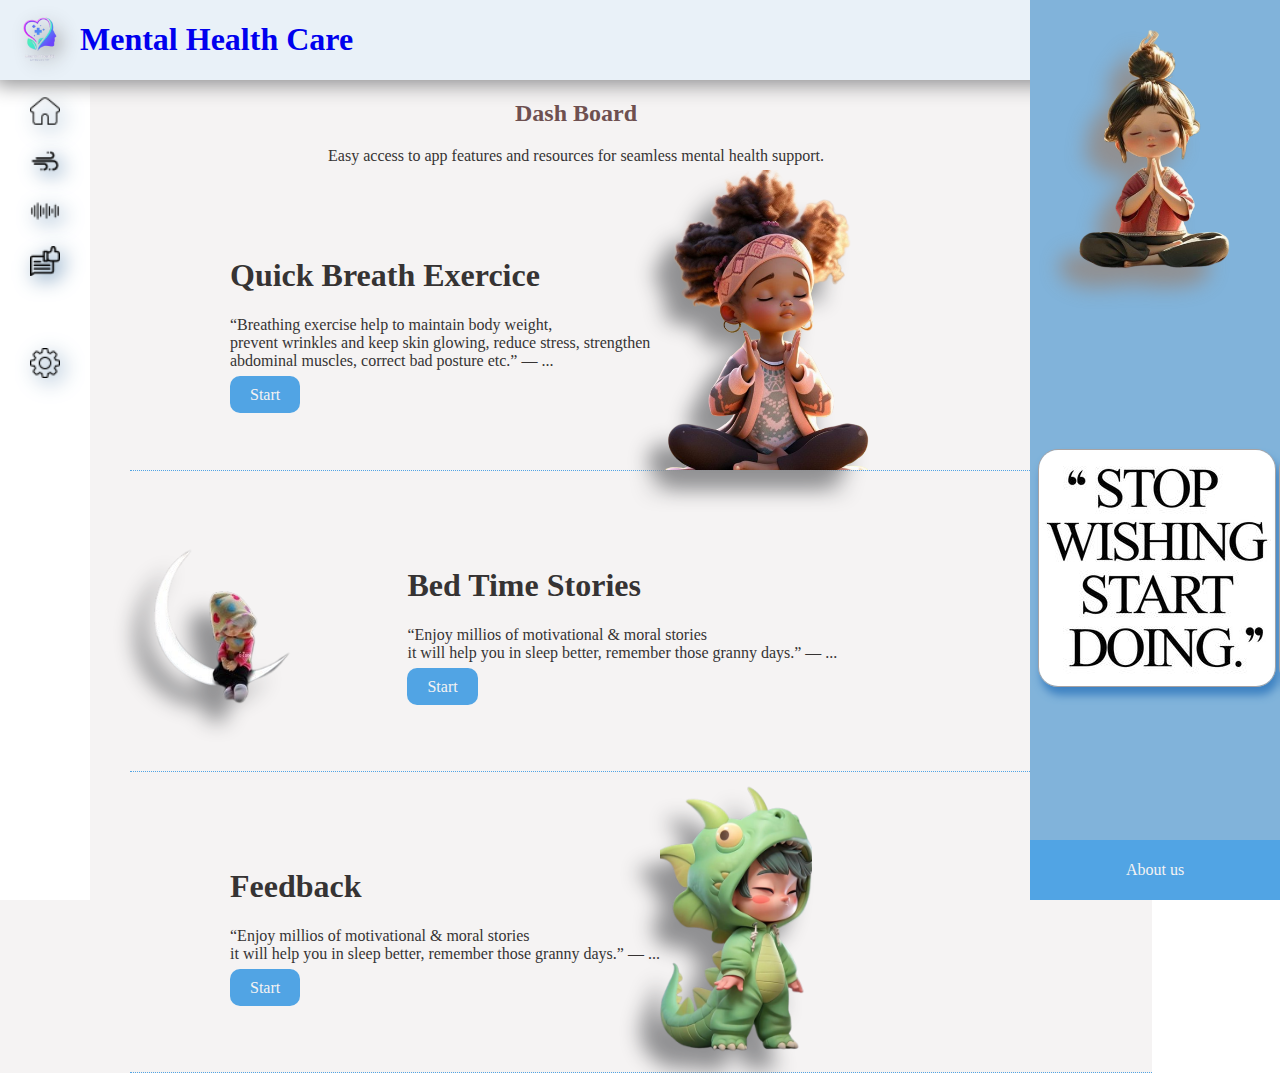
<file: mhsa_2/index.html>
<!DOCTYPE html>
<html lang="en">
<head>
    <meta charset="UTF-8">
    <meta name="viewport" content="width=device-width, initial-scale=1.0">
    <link rel="stylesheet" href="style.css">
    <title>Mood-Booster---By>>AMAN</title>
</head>
<body>
    <section class="aside"> 
        <div class="menu">
            <ul>
                <a href="index.html"><li><img src="meditation.png"><p>Home</p></li></a>
                <a href="exercisedashboard.html"><li><img src="breath.png"><p>Breathing Exercises</p></li></a>
                <a href="story.html"><li><img src="audio-waves.png"><p>Stories & Sounds</p></li></a>
                <a href="feedback.html"><li><img src="feedback.png"><p>Feedback</p></li></a>
            </ul>
            <ul>
                <li>
                    <img id="setting" src="settings.png"><p id="setting">Setting</p>
                </li>
            </ul>
            <div class="theme">
                <select id="theme">
                    <option id="light" value="o1">Light</option>
                    <option id="dark" value="o1">Dark</option>
                </select>
            </div>
        </div>
    </section>
    <div class="container">
        <section class="main">
            <header>
                <div class="logo">
                    <img src="logo.png">
                    <a href="index.html"><h1>Mental Health Care</h1></a>
                </div>
            </header>

            <div class="heading">
                <h2>Dash Board</h2>
                <p>Easy access to app features and resources for seamless mental health support.</p>
            </div>
            <div class="user_info">
                <img class="img2" src="girl3.png">
                <div class="user">
                    <h1>Quick Breath Exercice</h1>
                    <p>“Breathing exercise help to maintain body weight, <br> prevent wrinkles and keep skin glowing, reduce stress, strengthen <br> abdominal muscles, correct bad posture etc.” — ...</p>
                    <a href="exercisedashboard.html">Start</a>
                </div>
                <img class="img1" src="girl3.png">
            </div>

            <div class="user_info">
                
                <img class="img1" src="girl5.png">
                <img class="img2" src="girl5.png">
                <div class="user">
                    <h1>Bed Time Stories</h1>
                    <p>“Enjoy millios of motivational & moral stories <br> it will help you in sleep better, remember those granny days.” — ...</p>
                    <a href="story.html">Start</a>
                </div>
            </div>

            <div class="user_info">
                <img class="img2" src="girl2.png">
                <div class="user">
                    <h1>Feedback</h1>
                    <p>“Enjoy millios of motivational & moral stories <br> it will help you in sleep better, remember those granny days.” — ...</p>
                    <a href="feedback.html">Start</a>
                </div>
                <img class="img1" src="girl2.png">
            </div>
        </section>
        <section class="anime"> 
            <img class="img1" src="girl1.png">
            <div class="quotes">
                <ul>
                    <li><img src="q4.jpg"></li>
                    <li><img src="q2.jpg"></li>
                    <li><img src="q3.jpg"></li>
                    <li><img src="q2.jpg"></li>
                    <li><img src="q5.jpg"></li>
                </ul>
            </div>
            <div class="btn">
                <a href="about.html">About us</a>
                <span></span>
            </div>
        </section>
    </div>


    <script src="script.js"></script>
</body>
</html>
</file>
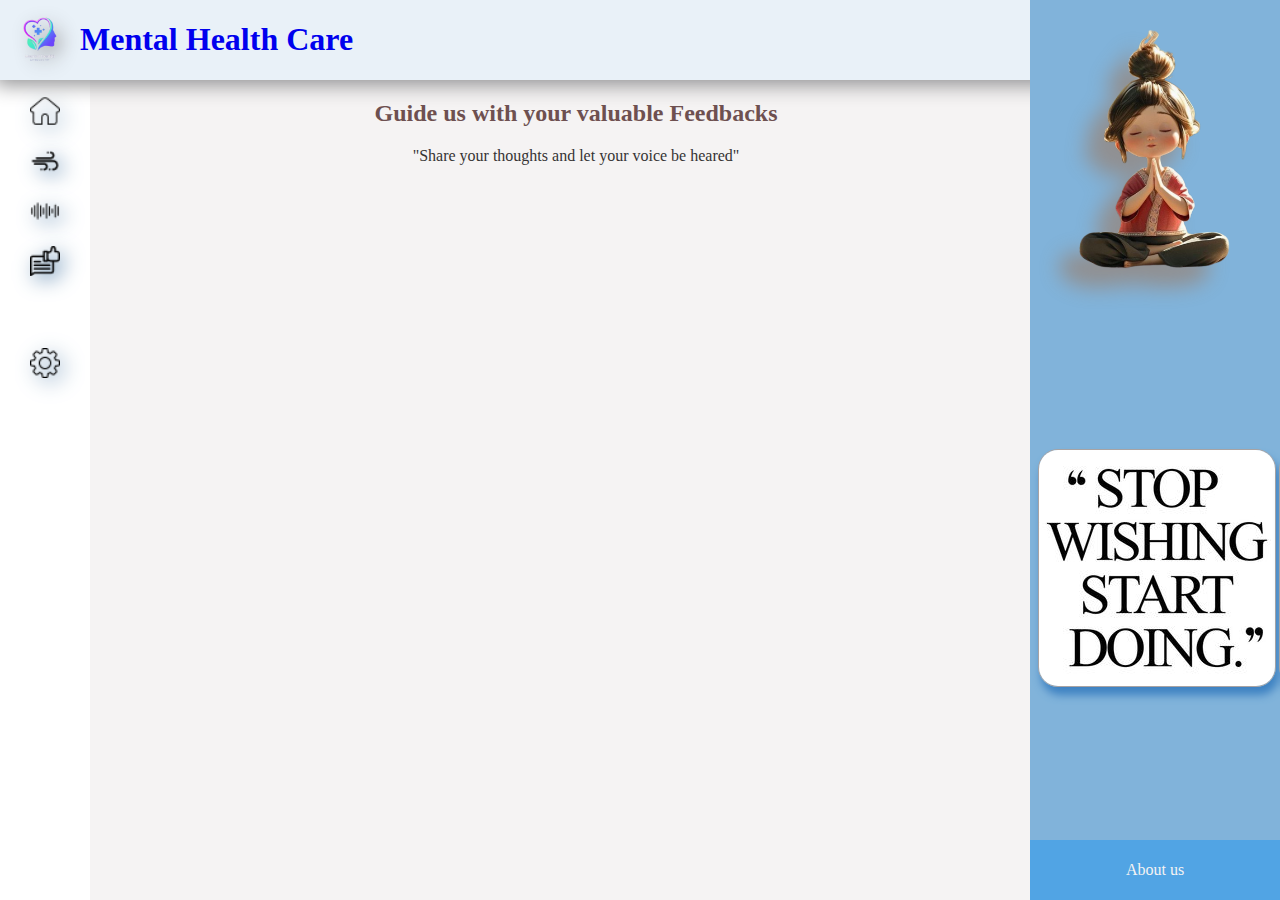
<file: mhsa_2/about.html>
<!DOCTYPE html>
<html lang="en">
<head>
    <meta charset="UTF-8">
    <meta name="viewport" content="width=device-width, initial-scale=1.0">
    <link rel="stylesheet" href="style.css">
    <title>About_us---</title>
</head>
<body>
    <section class="aside"> 
        <div class="menu">
            <ul>
                <a href="index.html"><li><img src="meditation.png"><p>Home</p></li></a>
                <a href="exercisedashboard.html"><li><img src="breath.png"><p>Breathing Exercises</p></li></a>
                <a href="story.html"><li><img src="audio-waves.png"><p>Stories & Sounds</p></li></a>
                <a href="feedback.html"><li><img src="feedback.png"><p>Feedback</p></li></a>
            </ul>
            <ul>
                <li>
                    <img id="setting" src="settings.png"><p id="setting">Setting</p>
                </li>
            </ul>
            <div class="theme">
                <select id="theme">
                    <option id="light" value="o1">Light</option>
                    <option id="dark" value="o1">Dark</option>
                </select>
            </div>
        </div>
    </section>

    <div class="container">
        <section class="main">
            <header>
                <div class="logo">
                    <img src="logo.png">
                    <a href="index.html"><h1>Mental Health Care</h1></a>
                </div>
            </header>

            <div class="heading">
                <h2>Guide us with your valuable Feedbacks</h2>
                <p>"Share your thoughts and let your voice be heared"</p>
            </div>
        </section>
        <section class="anime"> 
            <img class="img1" src="girl1.png">
            <div class="quotes">
                <ul>
                    <li><img src="q4.jpg"></li>
                    <li><img src="q2.jpg"></li>
                    <li><img src="q3.jpg"></li>
                    <li><img src="q2.jpg"></li>
                    <li><img src="q5.jpg"></li>
                </ul>
            </div>
            <div class="btn">
                <a href="about.html">About us</a>
                <span></span>
            </div>
        </section>
    </div>


    <script src="script.js"></script>

</body>
</html>
</file>
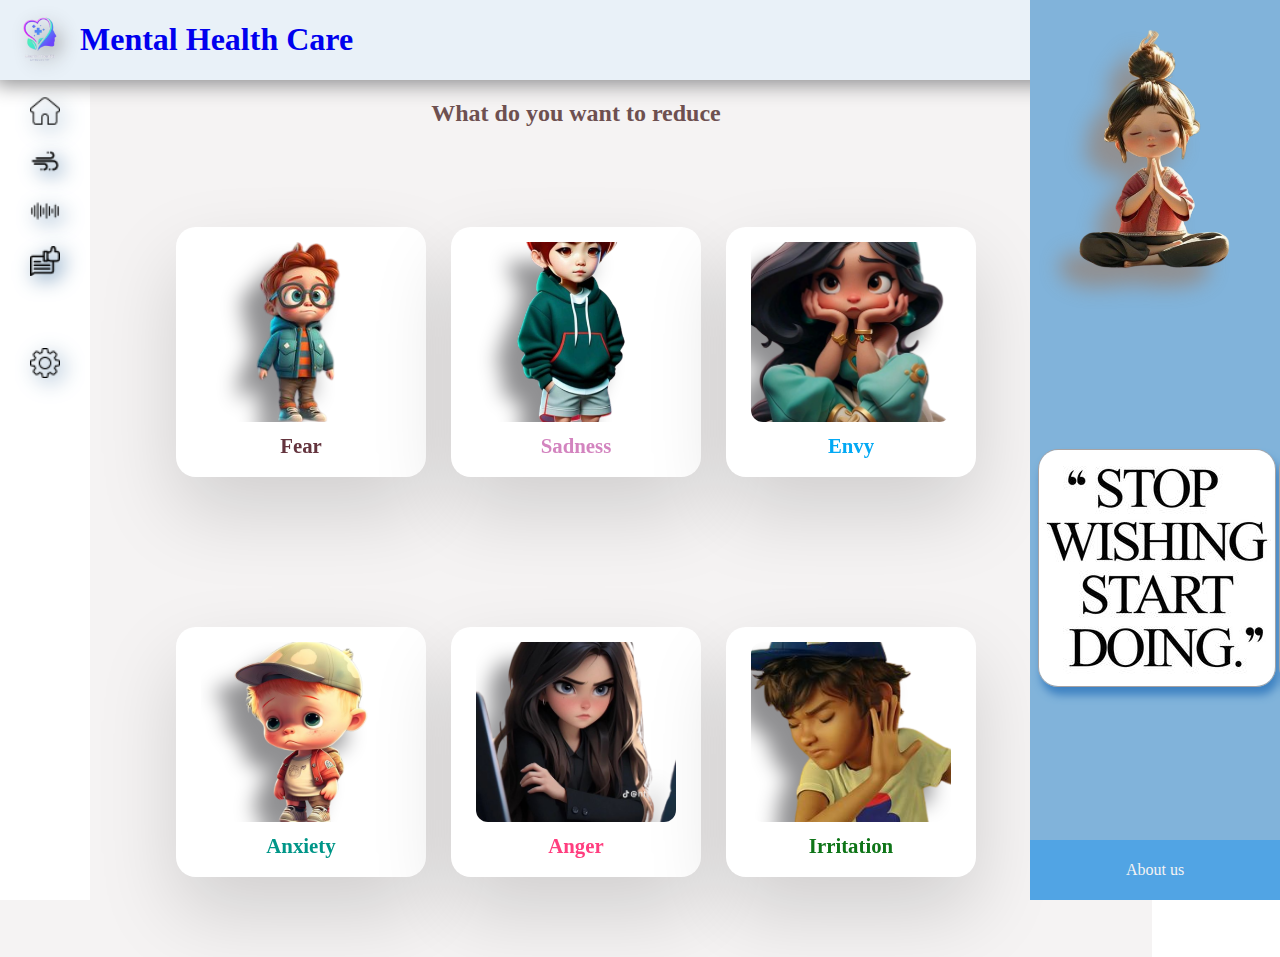
<file: mhsa_2/exercisedashboard.html>
<!DOCTYPE html>
<html lang="en">
<head>
    <meta charset="UTF-8">
    <meta name="viewport" content="width=device-width, initial-scale=1.0">
    <link rel="stylesheet" href="style.css">
    <title>BREATHING EXERCISES---</title>
</head>
<body>
    <section class="aside"> 
        <div class="menu">
            <ul>
                <a href="index.html"><li><img src="meditation.png"><p>Home</p></li></a>
                <a href="exercisedashboard.html"><li><img src="breath.png"><p>Breathing Exercises</p></li></a>
                <a href="story.html"><li><img src="audio-waves.png"><p>Stories & Sounds</p></li></a>
                <a href="feedback.html"><li><img src="feedback.png"><p>Feedback</p></li></a>
            </ul>
            <ul>
                <li>
                    <img id="setting" src="settings.png"><p id="setting">Setting</p>
                </li>
            </ul>
            <div class="theme">
                <select id="theme">
                    <option id="light" value="o1">Light</option>
                    <option id="dark" value="o1">Dark</option>
                </select>
            </div>
        </div>
    </section>

    <div class="container">
        <section class="main">
            <header>
                <div class="logo">
                    <img src="logo.png">
                    <a href="index.html"><h1>Mental Health Care</h1></a>
                </div>
            </header>

            <div class="heading">
                <h2>What do you want to reduce</h2>
                <p></p>
            </div>
            
            

            <div class="box">
                <div class="card" style="--clr:#64343e;">
                    <div class="image">
                        <img class="img1" src="fear.png">
                    </div>
                    <div class="content">
                        <h2>Fear</h2>
                        <p>Lorem ipsum dolor sit amet consectetur adipisicing elit. Quam nam deleniti numquam? Sint, dignissimos.</p>
                        <a href="exercise.html">Start</a>
                    </div>
                </div>
                <div class="card" style="--clr:#d384bf;">
                    <div class="image">
                        <img class="img1" src="sadness.png">
                    </div>
                    <div class="content">
                        <h2>Sadness</h2>
                        <p>Lorem ipsum dolor sit amet consectetur adipisicing elit. Quam nam deleniti numquam? Sint, dignissimos.</p>
                        <a href="exercise.html">Start</a>
                    </div>
                </div>
                <div class="card" style="--clr:#03a9f4;">
                    <div class="image">
                        <img class="img1" src="envy.png">
                    </div>
                    <div class="content">
                        <h2>Envy</h2>
                        <p>Lorem ipsum dolor sit amet consectetur adipisicing elit. Quam nam deleniti numquam? Sint, dignissimos.</p>
                        <a href="exercise.html">Start</a>
                    </div>
                </div>
                <div class="card" style="--clr:#009688;">
                    <div class="image">
                        <img class="img1" src="anixity.png">
                    </div>
                    <div class="content">
                        <h2>Anxiety</h2>
                        <p>Lorem ipsum dolor sit amet consectetur adipisicing elit. Quam nam deleniti numquam? Sint, dignissimos.</p>
                        <a href="exercise.html">Start</a>
                    </div>
                </div>
                <div class="card" style="--clr:#ff3e7f;">
                    <div class="image">
                        <img class="img1" src="angry.png">
                    </div>
                    <div class="content">
                        <h2>Anger</h2>
                        <p>Lorem ipsum dolor sit amet consectetur adipisicing elit. Quam nam deleniti numquam? Sint, dignissimos.</p>
                        <a href="exercise.html">Start</a>
                    </div>
                </div>
                <div class="card" style="--clr:#0f7518;">
                    <div class="image">
                        <img class="img1" src="irritation.png">
                    </div>
                    <div class="content">
                        <h2>Irritation</h2>
                        <p>Lorem ipsum dolor sit amet consectetur adipisicing elit. Quam nam deleniti numquam? Sint, dignissimos.</p>
                        <a href="exercise.html">Start</a>
                    </div>
                </div>
                
            </div>
            


        </section>
        <section class="anime"> 
            <img class="img1" src="girl1.png">
            <div class="quotes">
                <ul>
                    <li><img src="q4.jpg"></li>
                    <li><img src="q2.jpg"></li>
                    <li><img src="q3.jpg"></li>
                    <li><img src="q2.jpg"></li>
                    <li><img src="q5.jpg"></li>
                </ul>
            </div>
            <div class="btn">
                <a href="about.html">About us</a>
                <span></span>
            </div>
        </section>
    </div>


    <script src="script.js"></script>


</body>
</html>
</file>
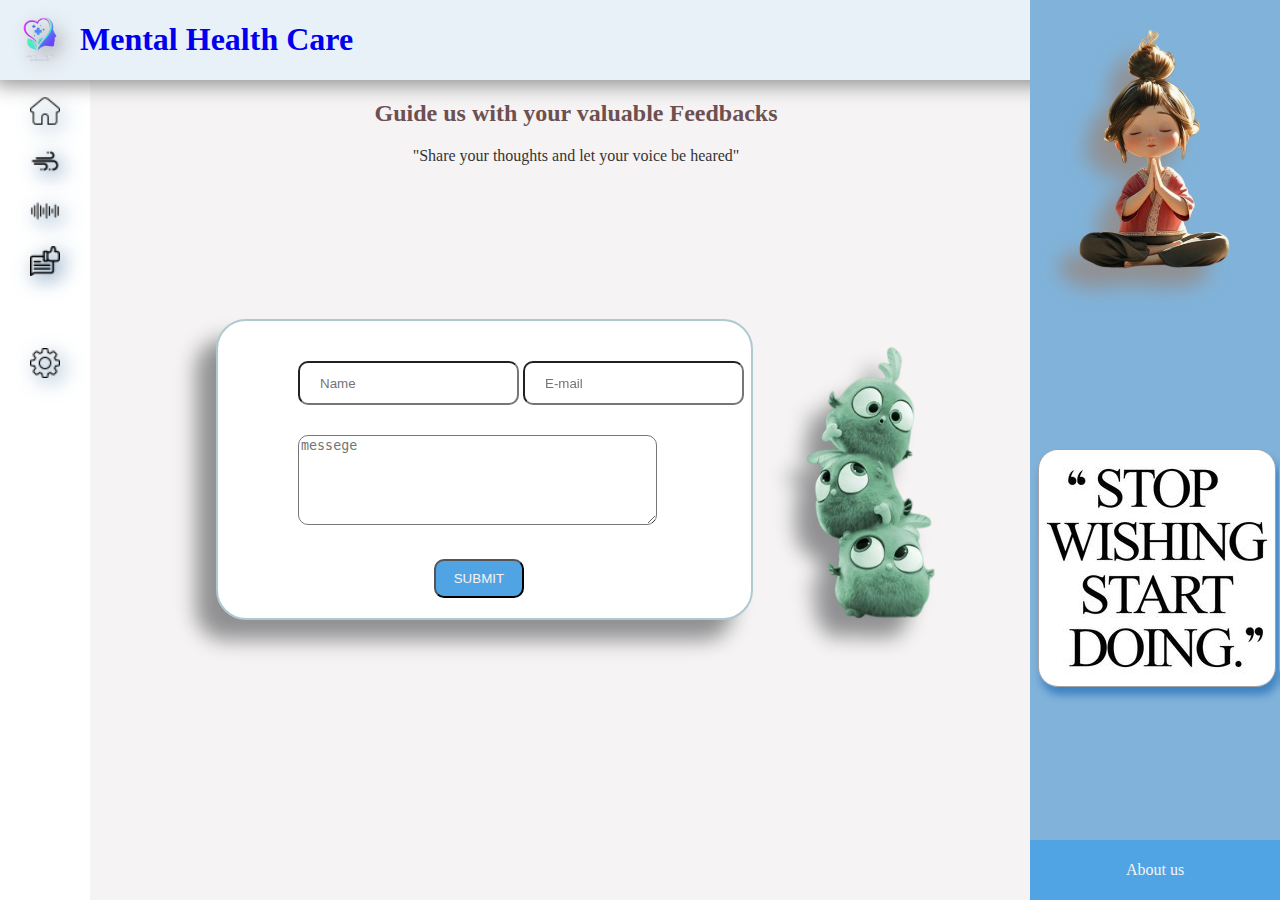
<file: mhsa_2/feedback.html>
<!DOCTYPE html>
<html lang="en">
<head>
    <meta charset="UTF-8">
    <meta name="viewport" content="width=device-width, initial-scale=1.0">
    <link rel="stylesheet" href="style.css">
    <title>YourValuable_feedback---</title>
</head>
<body>
    <section class="aside"> 
        <div class="menu">
            <ul>
                <a href="index.html"><li><img src="meditation.png"><p>Home</p></li></a>
                <a href="exercisedashboard.html"><li><img src="breath.png"><p>Breathing Exercises</p></li></a>
                <a href="story.html"><li><img src="audio-waves.png"><p>Stories & Sounds</p></li></a>
                <a href="feedback.html"><li><img src="feedback.png"><p>Feedback</p></li></a>
            </ul>
            <ul>
                <li>
                    <img id="setting" src="settings.png"><p id="setting">Setting</p>
                </li>
            </ul>
            <div class="theme">
                <select id="theme">
                    <option id="light" value="o1">Light</option>
                    <option id="dark" value="o1">Dark</option>
                </select>
            </div>
        </div>
    </section>

    <div class="container">
        <section class="main">
            <header>
                <div class="logo">
                    <img src="logo.png">
                    <a href="index.html"><h1>Mental Health Care</h1></a>
                </div>
            </header>

            <div class="heading">
                <h2>Guide us with your valuable Feedbacks</h2>
                <p>"Share your thoughts and let your voice be heared"</p>
            </div>

            <div class="feedback">
                <form class="form" action="https://formsubmit.co/sinhaaman655@hotmail.com" method="POST">
                    <div class="ip_field">
                        <input type="text" name="name" placeholder="Name" required>
                        <input type="email" name="email" placeholder="E-mail" required>
                    </div>
                    <textarea name="messege" placeholder="messege" cols="42.5" rows="10" required></textarea>
                    <button type="submit">SUBMIT</button>
                </form>
                <img class="img1" src="bird1.png">
            </div>
        </section>
        <section class="anime"> 
            <img class="img1" src="girl1.png">
            <div class="quotes">
                <ul>
                    <li><img src="q4.jpg"></li>
                    <li><img src="q2.jpg"></li>
                    <li><img src="q3.jpg"></li>
                    <li><img src="q2.jpg"></li>
                    <li><img src="q5.jpg"></li>
                </ul>
            </div>
            <div class="btn">
                <a href="about.html">About us</a>
                <span></span>
            </div>
        </section>
    </div>

    <script src="script.js"></script>

</body>
</html>
</file>
<file: mhsa_2/style.css>
*{
    font-family:'Open Sans' sans-serif ;
    box-sizing: border-box;
}
body
{
    height: auto;
    display: flex;
    flex-direction: column;
    padding: 0;
    margin: 0;
}

.heading
{
    color: rgb(110, 80, 80);   
    text-align: center;
}
.heading p
{
    margin: 5px 20px;
}

/*******   left sidebar ******/


.aside
{
    position: fixed;
    left: 0;
    top: 0;
    bottom: 0;
    width: 90px;
    background-color: #fff;
    padding: 30px 15px;
    transition: 0.5s;
}

.menu 
{
    margin-top: 30px;
    display: flex;
    flex-direction: column;
}
.menu ul
{
    list-style: none;
    padding: 0 15px;
}
.menu ul a
{
    text-decoration: none;
    color: rgb(54, 51, 51);
}
.menu ul li
{
    margin: 20px 0 ;
    align-items: center;
    display: flex;
    justify-content: center;
    cursor: pointer;
}
.theme
{
    margin: auto;
}
.menu ul li img
{
    margin-right: 0px;
    height: 30px;
    width: 30px;
    transition: 0.5s;
    filter: drop-shadow(5px 5px 10px rgb(18, 80, 138));
}

.menu ul li p
{
    white-space: nowrap;
    display: none;
    color: rgb(54, 51, 51);
}

.aside:hover
{
    width: 200px;
}

.aside:hover .menu
{
    margin-top: 20px;
}
.aside:hover .menu ul li p
{
    display: block;
}
.aside:hover .menu ul li img{
    margin-right: 10px;
}
.aside:hover .menu ul li 
{
    justify-content: flex-start;
}



/************* body block *****************/



.container
{
    width: 100%;
    min-height: 100vh;
    overflow-y: scroll;
    display: flex;
}
.main
{
    width: 90%;
    background-color: #f5f3f3;
}

header
{
    width: 100%;
    height: 80px;
    background-color: #e9f1f8;
    filter: drop-shadow(-5px 5px 10px rgb(144, 144, 146));
}
.logo
{
    display: flex;
    color: #61b2f0;
}
.logo a
{
    cursor: pointer;
    text-decoration: none;
}
.logo img
{
    height: 80px;
    width: 80px;
    filter: drop-shadow(5px 5px 9px rgb(144, 144, 146));
}

.user_info
{
    display: flex;
    margin-left: 130px;
    align-items: center;
    border-bottom: 1px dotted #51a4e4;
}
.user_info .img2{
    display: none;
}
.img1
{
    height: 300px;
    filter: drop-shadow(-20px 20px 10px rgb(144, 144, 146));
    transition: 0.5s;
}
.img1:hover
{
    filter: drop-shadow(-30px 40px 20px rgb(144, 144, 146));
}
.user
{
    margin-left: 100px;
    justify-content: center;
    align-items: center;
}
.user h1, p 
{
    color: rgb(54, 51, 51);
}
.user a
{
    text-decoration: none;
    padding: 10px 20px;
    border-radius: 10px;
    margin-bottom: 0 ;
    cursor: pointer;
    color: #f5f3f3;
    background-color: #51a4e4;
}




/************quotes block***************/



.anime
{
    position: fixed;
    right: 0;
    top: 0;
    bottom: 0;
    background-color: #81b3da;
    display: flex;
    flex-direction: column;
    width: max-content;
    max-width: 250px;
    justify-content: space-between;
}

.quotes
{
    overflow: hidden;
}
.quotes ul
{
    display: flex;
    list-style: none;
    padding: 0 8px;
}
.quotes ul li
{
    width: 100%;
    margin-right: 7px;

}
.quotes ul li img
{
    animation: slide 15s infinite;
    border: 1px solid rgb(168, 163, 163);
    box-shadow: 3px 8px 9px rgb(62, 130, 194);
    border-radius: 20px;
}





@keyframes slide
{
    0%{
        transform:translate(0)
    }
    10%{
        transform:translate(0)
    }
    20%{
        transform:translate(-115%)
    }
    30%{
        transform:translate(-100%)
    }
    40%{
        transform:translate(-215%)
    }
    50%{
        transform:translate(-200%)
    }
    60%{
        transform:translate(-315%)
    }
    70%{
        transform:translate(-300%)
    }
    80%{
        transform:translate(-415%)
    }
    90%{
        transform:translate(-400%)
    }
    100%{
        transform:translate(0)
    }

}






.btn
{
    position: relative;
    margin-bottom: 0;
    width: 100%;
    height: 60px;
    display: flex;
    justify-content: space-evenly;
    cursor: pointer;
    color: #f5f3f3;
    background-color: #51a4e4;
    transition: 0.5s;
}
.btn span
{
    position: absolute;
    bottom: 0;
    height: 5px;
    width: 0px;
    background-color: #e9410e;
    transition: .5s;
}

.btn:hover span
{
    width: 100%;
    height: 5px;
}
.btn a
{
    text-decoration: none;
    color: #f5f3f3;
}
.btn a
{
    margin: auto 0px;
    z-index: 1;
}




/****************************8 EXERCISE PAGE **********************************/

.box
{
    display: flex;
    justify-content: center;
    align-items: center;
    flex-wrap: wrap;
    gap: 150px 25px;
    padding: 80px 70px;
}
.card
{
    position: relative;
    width: 250px;
    display: flex;
    justify-content: center;
    align-items: flex-start;
    height: 250px;
    background:#ffffff;
    border-radius: 20px;
    transition: 0.5s;
    box-shadow: 0px 35px 80px rgba(0, 0, 0, .15);
}

.card:hover
{
    height: 310px;
}

.image
{
    position: absolute;
    top: 15px;
    width: 200px;
    height: 180px;
    overflow: hidden;
    border-radius: 12px;
    transition: 0.5s;
}

.card:hover .image
{
    top: -70px;
    scale: 0.90;
    box-shadow: 0px 35px 80px rgba(0, 0, 0, .2);
}

.image img
{
    position: absolute;
    top: 0;
    left: 0;
    width: 100%;
    height: 100%;
    object-fit: cover;
}

.content
{
    height: 50px;
    transition: 0.5s;
    position: absolute;
    top: 190px;
    overflow: hidden;
    width: 100%;
    padding: 0 10px;
    text-align: center;
}

.card:hover .content
{
    top:110px ;
    height: 200px;
}

.content h2
{
    font-size: 1.3em;
    font-weight: 700;
    color: var(--clr);
}
.content p 
{
    color: #333;
    font-size: 0.96em;
}
.content a
{
    position: relative;
    top: 12px;
    display: inline-block;
    padding: 12px 25px;
    background-color: var(--clr);
    text-decoration: none;
    border-radius: 8px;
    font-weight: 500;
    color: #fff;
}

.breath_exercise
{
    margin:20px 0px 0px 200px;
    display: flex;
    align-items: center
}
.breath_exercise video
{
    height: 400px;
    border-radius: 20px;
    background-color:rgb(11, 42, 66);
    width: 500px;
    filter: drop-shadow(-20px 20px 10px rgb(144, 144, 146));
}



/******************** feedback page **********************/

.feedback
{
    height: 70vh;
    display: flex;
    justify-content: center;
    align-items: center;
}


.feedback input
{
    border-radius: 10px;
    height: 10px;
    padding: 20px;
}

.feedback textarea
{
    border-radius: 10px;
    height: 90px;
    margin:30px auto;
}
.form
{
    border-radius: 30px;
    background-color: #fff;
    margin:0 30px 30px 30px;
    padding: 40px 0px 20px 80px;
    border: 2px solid #aec9cf;
    filter: drop-shadow(-20px 20px 10px rgb(144, 144, 146));
}
.form button
{
    border-radius: 10px;
    justify-self: center;
    margin-left: 30%;
    width: 90px;
    padding: 10px;
    cursor: pointer;
    color: #f5f3f3;
    background-color: #51a4e4;
}




/*******sound and stories block*************/

.ss_box
{
    text-align: start;
    width: 70%;
    margin: auto;
}
.ss_box h1
{
    margin-top: 60px;
}
.sound
{
    display: flex;
    overflow-x: scroll;
    
}

.sound .music_box
{
    width: 100%;
    display: grid;
    grid-template-columns: auto auto auto;
    grid-gap: 20px;
    padding: 5px;
}

.stories
{
    display: flex;
    overflow-x: scroll;
}

.stories .music_box
{
    margin-left: 20px;
    width: 100%;
    display: grid;
    grid-template-columns: auto auto auto;
    grid-gap: 20px;
    padding: 5px;
}
.music-player {
    background-color: #fff;
    border-radius: 10px;
    box-shadow: 0 4px 6px rgba(0, 0, 0, 0.1);
    text-align: center;
    padding: 20px;
    width: 266px;
    height: 100%;
    transition: transform 0.3s;
}

.album-art img {
    width: 80%;
    height: 200px;
    border-radius: 100%;
    animation: spin 5s linear infinite;
}

.music-info h2 {
    font-size: 1.5em;
    margin: 10px 0;
}
.music-info p {
    color: #888;
}

audio {
    width: 100%;
    margin-top: 10px;
    border-radius: 8px;
}

@keyframes spin {
    0% {
        transform: rotate(0deg);
    }
    100% {
        transform: rotate(360deg);
    }
}



@media only screen and (max-width: 600px){
    body{
        width: 100%;
    }
    .main{
        width: 100vw;
    }
    .user_info{
        padding: 20px auto;
        height: 480px;
        width: 100%;
        display: flex;
        flex-direction: column;
        margin: 30px auto;
    }
    .user_info .img2{
        height: 200px;
        filter: drop-shadow(-20px 20px 10px rgb(144, 144, 146));
        transition: 0.5s;
        display: block;
    }
    .user_info .img1{
        display: none;
    }
    .user{
        margin: auto;
        width: 75%;
    }
    .aside{
        display: none;
    }
    .anime{
        display: none;
    }
}
</file>
